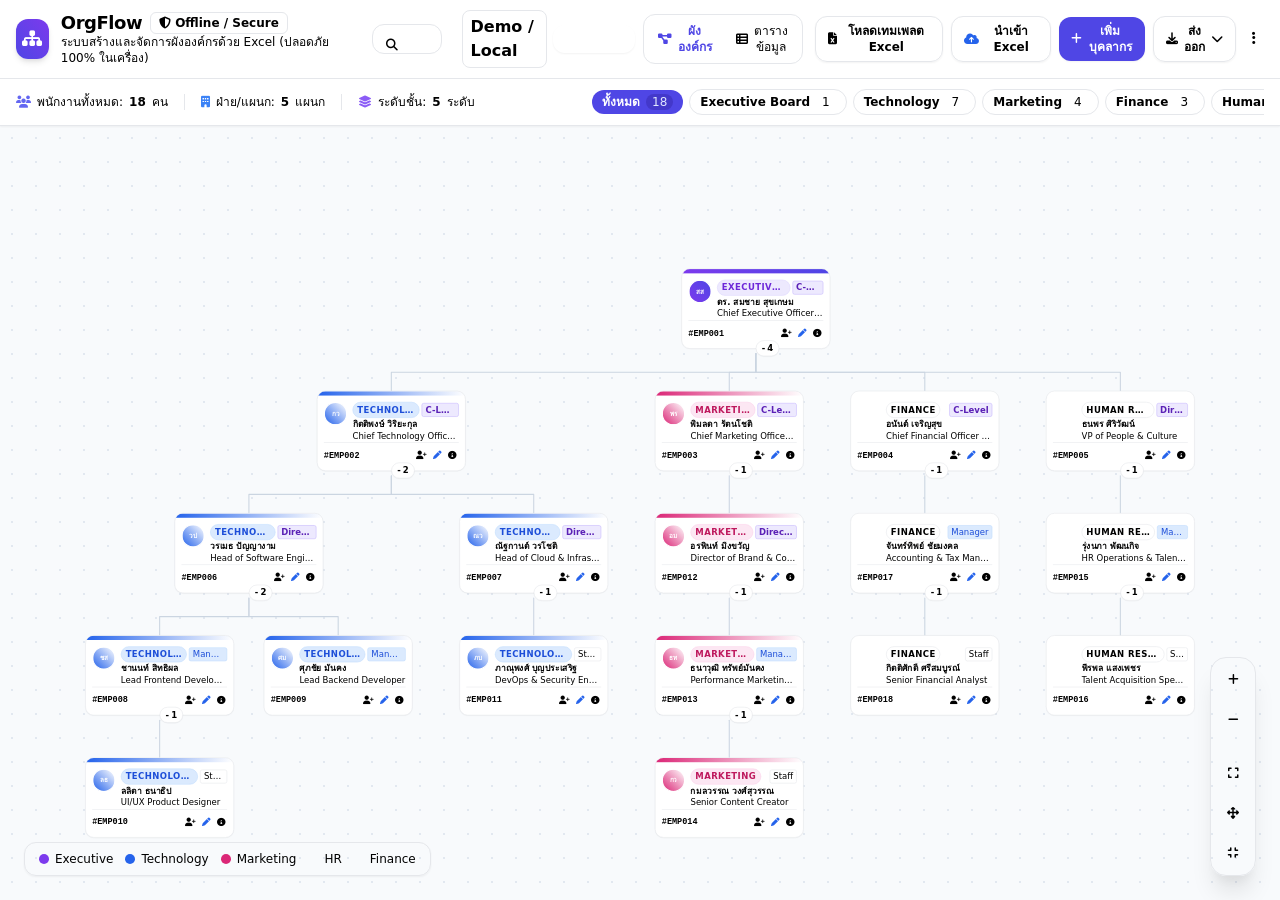
<file: Org_chart_template.html>
<!DOCTYPE html>
<html lang="th" class="h-full bg-slate-50">
<head>
  <meta charset="UTF-8" />
  <meta name="viewport" content="width=device-width, initial-scale=1.0" />
  <title>OrgFlow Pro - ระบบสร้างและจัดการผังองค์กรอัจฉริยะ (100% Offline Standalone)</title>

  <!-- 100% Local Vendor Libraries (No Internet Connection / CDN Required) -->
  <link rel="stylesheet" href="libs/tailwind.min.css" />
  <link rel="stylesheet" href="libs/fontawesome/css/all.min.css" />
  <script src="libs/sweetalert2.all.min.js"></script>
  <script src="libs/xlsx.full.min.js"></script>
  <script src="libs/d3.v7.min.js"></script>
  <script src="libs/html2canvas.min.js"></script>
  <script src="libs/jspdf.umd.min.js"></script>

  <!-- Custom Stylesheet -->
  <link rel="stylesheet" href="styles.css" />
</head>
<body class="h-full flex flex-col text-slate-800 overflow-hidden select-none">

  <!-- ================= TOP NAVBAR ================= -->
  <header class="bg-white border-b border-slate-200 shadow-sm z-30 flex-shrink-0">
    <div class="px-4 py-2.5 flex items-center justify-between gap-4">
      
      <!-- Brand & Title -->
      <div class="flex items-center gap-3">
        <div class="w-10 h-10 rounded-xl bg-gradient-to-tr from-indigo-600 to-purple-600 flex items-center justify-center text-white shadow-md">
          <i class="fa-solid fa-sitemap text-lg"></i>
        </div>
        <div>
          <div class="flex items-center gap-2">
            <h1 class="text-lg font-bold text-slate-800 tracking-tight leading-tight">OrgFlow</h1>
            <span class="text-xs font-bold px-2 py-0.5 bg-emerald-50 text-emerald-700 rounded-md border border-emerald-200 flex items-center gap-1">
              <i class="fa-solid fa-shield-halved text-xs"></i>
              <span>Offline / Secure</span>
            </span>
          </div>
          <p class="text-xs text-slate-500 hidden sm:block">ระบบสร้างและจัดการผังองค์กรด้วย Excel (ปลอดภัย 100% ในเครื่อง)</p>
        </div>
      </div>

      <!-- Center Search & Highlight -->
      <div class="flex-1 max-w-md relative hidden md:block">
        <div class="relative">
          <i class="fa-solid fa-magnifying-glass absolute left-3.5 top-1/2 -translate-y-1/2 text-slate-400 text-xs"></i>
          <input type="text" id="global-search-input" placeholder="ค้นหาชื่อ, ตำแหน่ง, รหัส หรือแผนก..."
                 class="w-full pl-9 pr-8 py-1.5 bg-slate-50 hover:bg-slate-100 focus:bg-white border border-slate-300 rounded-xl text-xs focus:outline-none focus:ring-2 focus:ring-indigo-500 focus:border-indigo-500 transition-all" />
          <button id="clear-search-btn" class="hidden absolute right-3 top-1/2 -translate-y-1/2 text-slate-400 hover:text-slate-600 text-xs">
            <i class="fa-solid fa-xmark"></i>
          </button>
        </div>
        <!-- Search Autocomplete Dropdown -->
        <div id="search-results-dropdown" class="hidden absolute left-0 right-0 top-full mt-1.5 bg-white border border-slate-200 rounded-xl shadow-xl max-h-64 overflow-y-auto z-50 divide-y divide-slate-100">
        </div>
      </div>

      <!-- Right Action Tools -->
      <div class="flex items-center gap-2">
        
        <!-- View Toggle Buttons -->
        <div class="bg-slate-100 p-0.5 rounded-xl flex items-center border border-slate-200 text-xs font-medium mr-1">
          <button id="view-chart-btn" class="px-3 py-1.5 rounded-lg bg-white shadow-sm text-indigo-600 font-semibold flex items-center gap-1.5 transition-all">
            <i class="fa-solid fa-diagram-project"></i>
            <span class="hidden lg:inline">ผังองค์กร</span>
          </button>
          <button id="view-table-btn" class="px-3 py-1.5 rounded-lg text-slate-600 hover:text-slate-900 flex items-center gap-1.5 transition-all">
            <i class="fa-solid fa-table-list"></i>
            <span class="hidden lg:inline">ตารางข้อมูล</span>
          </button>
        </div>

        <!-- Download Template -->
        <button id="btn-download-template" title="ดาวน์โหลดไฟล์ตัวอย่าง Excel สำหรับนำไปกรอก"
                class="px-3 py-1.5 bg-slate-50 hover:bg-slate-100 text-slate-700 border border-slate-300 rounded-xl text-xs font-semibold flex items-center gap-1.5 transition-all shadow-sm">
          <i class="fa-solid fa-file-excel text-emerald-600"></i>
          <span class="hidden xl:inline">โหลดเทมเพลต Excel</span>
        </button>

        <!-- Upload Excel -->
        <button id="btn-open-upload" title="อัพโหลดไฟล์ Excel หรือ CSV"
                class="px-3 py-1.5 bg-slate-50 hover:bg-slate-100 text-slate-700 border border-slate-300 rounded-xl text-xs font-semibold flex items-center gap-1.5 transition-all shadow-sm">
          <i class="fa-solid fa-cloud-arrow-up text-blue-600"></i>
          <span class="hidden sm:inline">นำเข้า Excel</span>
        </button>

        <!-- Add Employee -->
        <button id="btn-open-add" title="เพิ่มตำแหน่ง/พนักงานใหม่"
                class="px-3 py-1.5 bg-indigo-600 hover:bg-indigo-700 text-white rounded-xl text-xs font-semibold flex items-center gap-1.5 transition-all shadow-sm">
          <i class="fa-solid fa-plus"></i>
          <span>เพิ่มบุคลากร</span>
        </button>

        <!-- Export Dropdown -->
        <div class="relative">
          <button id="btn-export-menu" class="px-3 py-1.5 bg-slate-50 hover:bg-slate-100 text-slate-700 border border-slate-300 rounded-xl text-xs font-semibold flex items-center gap-1.5 transition-all shadow-sm">
            <i class="fa-solid fa-download text-slate-500"></i>
            <span class="hidden sm:inline">ส่งออก</span>
            <i class="fa-solid fa-chevron-down text-xs text-slate-400"></i>
          </button>

          <!-- Dropdown Menu -->
          <div id="export-dropdown" class="hidden absolute right-0 top-full mt-1.5 w-48 bg-white border border-slate-200 rounded-xl shadow-xl py-1.5 z-50 text-xs">
            <button id="btn-export-excel" class="w-full px-3.5 py-2 text-left hover:bg-slate-50 flex items-center gap-2.5 text-slate-700">
              <i class="fa-solid fa-file-excel text-emerald-600 w-4 text-center"></i>
              <span>ส่งออกเป็น Excel (.xlsx)</span>
            </button>
            <button id="btn-export-png" class="w-full px-3.5 py-2 text-left hover:bg-slate-50 flex items-center gap-2.5 text-slate-700">
              <i class="fa-solid fa-image text-blue-500 w-4 text-center"></i>
              <span>ส่งออกเป็นภาพ (PNG)</span>
            </button>
            <button id="btn-export-pdf" class="w-full px-3.5 py-2 text-left hover:bg-slate-50 flex items-center gap-2.5 text-slate-700">
              <i class="fa-solid fa-file-pdf text-red-500 w-4 text-center"></i>
              <span>ส่งออกเป็น PDF</span>
            </button>
            <button id="btn-export-svg" class="w-full px-3.5 py-2 text-left hover:bg-slate-50 flex items-center gap-2.5 text-slate-700">
              <i class="fa-solid fa-bezier-curve text-purple-500 w-4 text-center"></i>
              <span>ส่งออกเป็น SVG</span>
            </button>
          </div>
        </div>

        <!-- More Options (Save, Reset, Clear) -->
        <div class="relative">
          <button id="btn-more-menu" class="p-2 text-slate-400 hover:text-slate-700 hover:bg-slate-100 rounded-xl text-xs transition-colors">
            <i class="fa-solid fa-ellipsis-vertical text-sm"></i>
          </button>

          <div id="more-dropdown" class="hidden absolute right-0 top-full mt-1.5 w-44 bg-white border border-slate-200 rounded-xl shadow-xl py-1.5 z-50 text-xs">
            <button id="btn-save-local" class="w-full px-3.5 py-2 text-left hover:bg-slate-50 flex items-center gap-2.5 text-slate-700">
              <i class="fa-solid fa-floppy-disk text-indigo-600 w-4 text-center"></i>
              <span>บันทึกข้อมูล (Save)</span>
            </button>
            <button id="btn-reset-demo" class="w-full px-3.5 py-2 text-left hover:bg-slate-50 flex items-center gap-2.5 text-slate-700">
              <i class="fa-solid fa-rotate-left text-amber-600 w-4 text-center"></i>
              <span>โหลดตัวอย่างตั้งต้น</span>
            </button>
            <div class="border-t border-slate-100 my-1"></div>
            <button id="btn-clear-all" class="w-full px-3.5 py-2 text-left hover:bg-red-50 flex items-center gap-2.5 text-red-600">
              <i class="fa-solid fa-trash-can w-4 text-center"></i>
              <span>ล้างข้อมูลทั้งหมด</span>
            </button>
          </div>
        </div>

      </div>

    </div>

    <!-- Subheader Stats & Department Filter Bar -->
    <div class="px-4 py-2 bg-slate-50 border-t border-slate-100 flex flex-wrap items-center justify-between gap-3 text-xs">
      
      <!-- Stats summary -->
      <div class="flex items-center gap-4 text-slate-600">
        <div class="flex items-center gap-1.5">
          <i class="fa-solid fa-users text-indigo-500"></i>
          <span>พนักงานทั้งหมด:</span>
          <span id="stat-total-employees" class="font-bold text-slate-800">0</span>
          <span class="text-slate-400">คน</span>
        </div>
        <div class="hidden sm:flex items-center gap-1.5 border-l border-slate-200 pl-4">
          <i class="fa-solid fa-building text-blue-500"></i>
          <span>ฝ่าย/แผนก:</span>
          <span id="stat-total-depts" class="font-bold text-slate-800">0</span>
          <span class="text-slate-400">แผนก</span>
        </div>
        <div class="hidden md:flex items-center gap-1.5 border-l border-slate-200 pl-4">
          <i class="fa-solid fa-layer-group text-purple-500"></i>
          <span>ระดับชั้น:</span>
          <span id="stat-max-depth" class="font-bold text-slate-800">0</span>
          <span class="text-slate-400">ระดับ</span>
        </div>
      </div>

      <!-- Department Filter Pills -->
      <div class="flex items-center gap-1.5 overflow-x-auto max-w-2xl py-0.5" id="dept-filter-container">
        <!-- Dynamically generated department filter buttons -->
      </div>

    </div>
  </header>


  <!-- ================= MAIN BODY ================= -->
  <main class="flex-1 relative overflow-hidden bg-slate-100 flex min-h-0">
    
    <!-- VIEW 1: VISUAL ORG CHART CANVAS -->
    <div id="chart-view-panel" class="relative w-full h-full min-h-0 flex-1">
      
      <!-- Canvas Container -->
      <div id="chart-container" class="chart-container w-full h-full min-h-0"></div>

      <!-- Floating Canvas Zoom & View Control Tools -->
      <div class="floating-controls absolute bottom-6 right-6 z-20 flex flex-col items-center gap-2 bg-white/90 p-1.5 rounded-2xl shadow-xl border border-slate-200 text-slate-700">
        <button id="ctrl-zoom-in" title="ขยายเข้า (Zoom In)" class="w-8 h-8 rounded-xl hover:bg-indigo-50 hover:text-indigo-600 flex items-center justify-center transition-colors">
          <i class="fa-solid fa-plus text-xs"></i>
        </button>
        <button id="ctrl-zoom-out" title="ย่อออก (Zoom Out)" class="w-8 h-8 rounded-xl hover:bg-indigo-50 hover:text-indigo-600 flex items-center justify-center transition-colors">
          <i class="fa-solid fa-minus text-xs"></i>
        </button>
        <div class="w-5 h-px bg-slate-200 my-0.5"></div>
        <button id="ctrl-fit" title="ปรับพอดีหน้าจอ (Fit to Screen)" class="w-8 h-8 rounded-xl hover:bg-indigo-50 hover:text-indigo-600 flex items-center justify-center transition-colors">
          <i class="fa-solid fa-expand text-xs"></i>
        </button>
        <button id="ctrl-expand-all" title="ขยายกิ่งทั้งหมด (Expand All)" class="w-8 h-8 rounded-xl hover:bg-indigo-50 hover:text-indigo-600 flex items-center justify-center transition-colors">
          <i class="fa-solid fa-arrows-up-down-left-right text-xs"></i>
        </button>
        <button id="ctrl-collapse-all" title="ยุบกิ่งทั้งหมด (Collapse All)" class="w-8 h-8 rounded-xl hover:bg-indigo-50 hover:text-indigo-600 flex items-center justify-center transition-colors">
          <i class="fa-solid fa-compress text-xs"></i>
        </button>
      </div>

      <!-- Quick Legend Badge in bottom left -->
      <div class="absolute bottom-6 left-6 z-10 hidden md:flex items-center gap-3 bg-white/90 px-3.5 py-2 rounded-xl border border-slate-200 shadow-sm text-xs text-slate-500">
        <div class="flex items-center gap-1.5"><span class="w-2.5 h-2.5 rounded-full bg-purple-600"></span> Executive</div>
        <div class="flex items-center gap-1.5"><span class="w-2.5 h-2.5 rounded-full bg-blue-600"></span> Technology</div>
        <div class="flex items-center gap-1.5"><span class="w-2.5 h-2.5 rounded-full bg-pink-600"></span> Marketing</div>
        <div class="flex items-center gap-1.5"><span class="w-2.5 h-2.5 rounded-full bg-emerald-600"></span> HR</div>
        <div class="flex items-center gap-1.5"><span class="w-2.5 h-2.5 rounded-full bg-amber-500"></span> Finance</div>
      </div>
    </div>


    <!-- VIEW 2: TABULAR DATA VIEW (Hidden by default) -->
    <div id="table-view-panel" class="hidden w-full h-full bg-white flex flex-col overflow-hidden min-h-0">
      <!-- Table Filter Bar -->
      <div class="p-4 border-b border-slate-200 flex flex-wrap items-center justify-between gap-3 bg-slate-50">
        <div class="flex items-center gap-2 flex-1 max-w-sm">
          <input type="text" id="table-search-input" placeholder="ค้นหาในตาราง..."
                 class="w-full px-3 py-1.5 bg-white border border-slate-300 rounded-lg text-xs focus:ring-2 focus:ring-indigo-500 focus:outline-none" />
        </div>
        <div class="text-xs text-slate-500">
          แสดงข้อมูลทั้งหมด <span id="table-row-count" class="font-bold text-slate-800">0</span> รายการ
        </div>
      </div>

      <!-- Data Table -->
      <div class="flex-1 overflow-auto min-h-0">
        <table class="w-full text-left border-collapse text-xs">
          <thead class="bg-slate-100 text-slate-600 sticky top-0 border-b border-slate-200 shadow-sm uppercase tracking-wider font-semibold text-xs">
            <tr>
              <th class="py-3 px-4">รูปภาพ</th>
              <th class="py-3 px-4">รหัส (ID)</th>
              <th class="py-3 px-4">ชื่อ - นามสกุล</th>
              <th class="py-3 px-4">ตำแหน่ง (Position)</th>
              <th class="py-3 px-4">แผนก (Department)</th>
              <th class="py-3 px-4">หัวหน้า (Reports To)</th>
              <th class="py-3 px-4">ระดับ (Level)</th>
              <th class="py-3 px-4">อีเมล / เบอร์โทร</th>
              <th class="py-3 px-4 text-center">การจัดการ</th>
            </tr>
          </thead>
          <tbody id="table-body" class="divide-y divide-slate-100">
            <!-- Dynamic rows -->
          </tbody>
        </table>
      </div>
    </div>

  </main>


  <!-- ================= MODALS & DIALOGS ================= -->

  <!-- MODAL: ADD / EDIT EMPLOYEE -->
  <div id="modal-employee-form" class="hidden fixed inset-0 z-50 flex items-center justify-center p-4 modal-backdrop">
    <div class="bg-white rounded-2xl shadow-2xl border border-slate-200 w-full max-w-lg overflow-hidden modal-enter">
      
      <!-- Modal Header -->
      <div class="px-6 py-4 border-b border-slate-100 flex items-center justify-between bg-slate-50">
        <div class="flex items-center gap-2.5">
          <div class="w-8 h-8 rounded-lg bg-indigo-50 text-indigo-600 flex items-center justify-center">
            <i class="fa-solid fa-user-gear text-sm"></i>
          </div>
          <div>
            <h3 id="form-modal-title" class="font-bold text-slate-800 text-sm">เพิ่มข้อมูลบุคลากร</h3>
            <p class="text-xs text-slate-500">กรอกรายละเอียดเพื่อสร้างหรือแก้ไขผังองค์กร</p>
          </div>
        </div>
        <button onclick="window.OrgApp.closeModal('modal-employee-form')" class="text-slate-400 hover:text-slate-600 p-1.5 rounded-lg hover:bg-slate-200 transition-colors">
          <i class="fa-solid fa-xmark text-sm"></i>
        </button>
      </div>

      <!-- Modal Body (Form) -->
      <form id="employee-form" class="p-6 space-y-4 text-xs">
        <input type="hidden" id="form-mode" value="add" />

        <div class="grid grid-cols-2 gap-4">
          <!-- ID -->
          <div>
            <label class="block font-semibold text-slate-700 mb-1">รหัสพนักงาน (ID) <span class="text-red-500">*</span></label>
            <input type="text" id="form-id" required placeholder="เช่น EMP001"
                   class="w-full px-3 py-2 border border-slate-300 rounded-xl focus:ring-2 focus:ring-indigo-500 focus:border-indigo-500 outline-none" />
          </div>

          <!-- Role Level -->
          <div>
            <label class="block font-semibold text-slate-700 mb-1">ระดับตำแหน่ง (Level)</label>
            <select id="form-level" class="w-full px-3 py-2 border border-slate-300 rounded-xl focus:ring-2 focus:ring-indigo-500 focus:border-indigo-500 outline-none bg-white">
              <option value="C-Level">C-Level (ผู้บริหารระดับสูง)</option>
              <option value="Director">Director / VP (ผู้อำนวยการฝ่าย)</option>
              <option value="Manager">Manager / Lead (ผู้จัดการทีม)</option>
              <option value="Staff" selected>Staff / Officer (เจ้าหน้าที่)</option>
              <option value="Consultant">Consultant / Advisor</option>
            </select>
          </div>
        </div>

        <!-- Name -->
        <div>
          <label class="block font-semibold text-slate-700 mb-1">ชื่อ - นามสกุล <span class="text-red-500">*</span></label>
          <input type="text" id="form-name" required placeholder="เช่น สมชาย สุขเกษม"
                 class="w-full px-3 py-2 border border-slate-300 rounded-xl focus:ring-2 focus:ring-indigo-500 focus:border-indigo-500 outline-none" />
        </div>

        <!-- Position & Department -->
        <div class="grid grid-cols-2 gap-4">
          <div>
            <label class="block font-semibold text-slate-700 mb-1">ตำแหน่ง (Position) <span class="text-red-500">*</span></label>
            <input type="text" id="form-position" required placeholder="เช่น Senior Developer"
                   class="w-full px-3 py-2 border border-slate-300 rounded-xl focus:ring-2 focus:ring-indigo-500 focus:border-indigo-500 outline-none" />
          </div>

          <div>
            <label class="block font-semibold text-slate-700 mb-1">ฝ่าย / แผนก (Department)</label>
            <input type="text" id="form-department" list="department-datalist" placeholder="เช่น Technology"
                   class="w-full px-3 py-2 border border-slate-300 rounded-xl focus:ring-2 focus:ring-indigo-500 focus:border-indigo-500 outline-none" />
            <datalist id="department-datalist">
              <option value="Executive Board" />
              <option value="Technology" />
              <option value="Marketing" />
              <option value="Human Resources" />
              <option value="Finance" />
              <option value="Operations" />
              <option value="Sales" />
            </datalist>
          </div>
        </div>

        <!-- Reports To (Manager dropdown) -->
        <div>
          <label class="block font-semibold text-slate-700 mb-1">หัวหน้าสายตรง (Reports To)</label>
          <select id="form-reports-to" class="w-full px-3 py-2 border border-slate-300 rounded-xl focus:ring-2 focus:ring-indigo-500 focus:border-indigo-500 outline-none bg-white">
            <option value="">-- ไม่มี (เป็นตำแหน่งสูงสุดขององค์กร) --</option>
            <!-- Dynamically populated options -->
          </select>
          <p class="text-xs text-slate-400 mt-1">* หากเป็นตำแหน่งสูงสุดของผัง ให้เลือกเว้นว่างไว้</p>
        </div>

        <!-- Contact (Email & Phone) -->
        <div class="grid grid-cols-2 gap-4">
          <div>
            <label class="block font-semibold text-slate-700 mb-1">อีเมล (Email)</label>
            <input type="email" id="form-email" placeholder="name@company.com"
                   class="w-full px-3 py-2 border border-slate-300 rounded-xl focus:ring-2 focus:ring-indigo-500 focus:border-indigo-500 outline-none" />
          </div>

          <div>
            <label class="block font-semibold text-slate-700 mb-1">เบอร์โทรศัพท์ (Phone)</label>
            <input type="tel" id="form-phone" placeholder="08x-xxx-xxxx"
                   class="w-full px-3 py-2 border border-slate-300 rounded-xl focus:ring-2 focus:ring-indigo-500 focus:border-indigo-500 outline-none" />
          </div>
        </div>

        <!-- Avatar URL -->
        <div>
          <label class="block font-semibold text-slate-700 mb-1">URL รูปภาพโปรไฟล์ (ถ้ามี)</label>
          <input type="url" id="form-avatar" placeholder="https://..."
                 class="w-full px-3 py-2 border border-slate-300 rounded-xl focus:ring-2 focus:ring-indigo-500 focus:border-indigo-500 outline-none" />
        </div>

        <!-- Modal Footer -->
        <div class="pt-4 border-t border-slate-100 flex items-center justify-end gap-2.5">
          <button type="button" onclick="window.OrgApp.closeModal('modal-employee-form')"
                  class="px-4 py-2 bg-slate-100 hover:bg-slate-200 text-slate-700 rounded-xl font-medium transition-colors">
            ยกเลิก
          </button>
          <button type="submit"
                  class="px-5 py-2 bg-indigo-600 hover:bg-indigo-700 text-white rounded-xl font-semibold shadow-md transition-colors flex items-center gap-1.5">
            <i class="fa-solid fa-check"></i>
            <span>บันทึกข้อมูล</span>
          </button>
        </div>
      </form>

    </div>
  </div>


  <!-- MODAL: UPLOAD EXCEL FILE -->
  <div id="modal-upload-excel" class="hidden fixed inset-0 z-50 flex items-center justify-center p-4 modal-backdrop">
    <div class="bg-white rounded-2xl shadow-2xl border border-slate-200 w-full max-w-md overflow-hidden modal-enter">
      
      <div class="px-6 py-4 border-b border-slate-100 flex items-center justify-between bg-slate-50">
        <div class="flex items-center gap-2.5">
          <div class="w-8 h-8 rounded-lg bg-blue-50 text-blue-600 flex items-center justify-center">
            <i class="fa-solid fa-file-excel text-sm"></i>
          </div>
          <div>
            <h3 class="font-bold text-slate-800 text-sm">นำเข้าข้อมูลจาก Excel / CSV</h3>
            <p class="text-xs text-slate-500">รองรับไฟล์นามสกุล .xlsx, .xls, .csv</p>
          </div>
        </div>
        <button onclick="window.OrgApp.closeModal('modal-upload-excel')" class="text-slate-400 hover:text-slate-600 p-1.5 rounded-lg hover:bg-slate-200 transition-colors">
          <i class="fa-solid fa-xmark text-sm"></i>
        </button>
      </div>

      <div class="p-6 space-y-4 text-xs">
        
        <!-- Drag and Drop Dropzone -->
        <div id="excel-dropzone" class="border-2 border-dashed border-slate-300 hover:border-indigo-500 rounded-2xl p-6 text-center cursor-pointer transition-all bg-slate-50 hover:bg-indigo-50 group">
          <input type="file" id="excel-file-input" accept=".xlsx, .xls, .csv" class="hidden" />
          <div class="w-12 h-12 rounded-full bg-indigo-50 text-indigo-600 flex items-center justify-center mx-auto mb-3 group-hover:scale-110 transition-transform">
            <i class="fa-solid fa-cloud-arrow-up text-lg"></i>
          </div>
          <p class="font-semibold text-slate-700 text-sm">คลิกเพื่อเลือกไฟล์ หรือ ลากไฟล์มาวางที่นี่</p>
          <p class="text-slate-400 text-xs mt-1">ไฟล์ .xlsx, .xls หรือ .csv ที่มีคอลัมน์ ID, Name, ReportsTo ฯลฯ</p>
        </div>

        <!-- Selected File Preview Info -->
        <div id="upload-file-info" class="hidden p-3 bg-indigo-50 border border-indigo-100 rounded-xl flex items-center justify-between">
          <div class="flex items-center gap-2.5 truncate">
            <i class="fa-solid fa-file-excel text-emerald-600 text-base"></i>
            <div class="truncate">
              <p id="upload-file-name" class="font-semibold text-slate-800 truncate">data.xlsx</p>
              <p id="upload-file-size" class="text-xs text-slate-500">12.5 KB</p>
            </div>
          </div>
          <button id="btn-remove-selected-file" class="text-slate-400 hover:text-red-500 p-1 transition-colors">
            <i class="fa-solid fa-trash-can"></i>
          </button>
        </div>

        <!-- Import Mode Selection -->
        <div class="space-y-2 pt-2">
          <label class="block font-semibold text-slate-700">รูปแบบการนำเข้าข้อมูล:</label>
          <div class="grid grid-cols-2 gap-2">
            <label class="flex items-center gap-2 p-2.5 border border-slate-200 rounded-xl cursor-pointer hover:bg-slate-50">
              <input type="radio" name="import-mode" value="replace" checked class="text-indigo-600 focus:ring-indigo-500" />
              <div>
                <div class="font-semibold text-slate-800">แทนที่ทั้งหมด</div>
                <div class="text-xs text-slate-400">ล้างข้อมูลเดิมแล้วใช้ชุดใหม่</div>
              </div>
            </label>
            <label class="flex items-center gap-2 p-2.5 border border-slate-200 rounded-xl cursor-pointer hover:bg-slate-50">
              <input type="radio" name="import-mode" value="merge" class="text-indigo-600 focus:ring-indigo-500" />
              <div>
                <div class="font-semibold text-slate-800">รวมข้อมูล (Merge)</div>
                <div class="text-xs text-slate-400">อัพเดตหรือเพิ่มโหนดใหม่</div>
              </div>
            </label>
          </div>
        </div>

        <!-- Download template hint -->
        <div class="p-3 bg-amber-50 border border-amber-200 rounded-xl text-amber-800 flex items-start gap-2.5">
          <i class="fa-solid fa-circle-info text-amber-500 mt-0.5"></i>
          <div class="text-xs">
            ยังไม่มีรูปแบบตาราง? <a href="#" onclick="ExcelService.downloadTemplate(); return false;" class="underline font-semibold text-amber-900 hover:text-indigo-600">ดาวน์โหลด Template Excel</a> เพื่อดูตัวอย่างคอลัมน์มาตรฐาน
          </div>
        </div>

        <!-- Upload Action Buttons -->
        <div class="pt-3 border-t border-slate-100 flex items-center justify-end gap-2.5">
          <button type="button" onclick="window.OrgApp.closeModal('modal-upload-excel')"
                  class="px-4 py-2 bg-slate-100 hover:bg-slate-200 text-slate-700 rounded-xl font-medium transition-colors">
            ยกเลิก
          </button>
          <button id="btn-process-upload" disabled
                  class="px-5 py-2 bg-indigo-600 hover:bg-indigo-700 disabled:opacity-50 disabled:cursor-not-allowed text-white rounded-xl font-semibold shadow-md transition-colors flex items-center gap-1.5">
            <i class="fa-solid fa-arrow-right"></i>
            <span>เริ่มนำเข้าข้อมูล</span>
          </button>
        </div>

      </div>

    </div>
  </div>


  <!-- MODAL: EMPLOYEE DETAIL & PROFILE -->
  <div id="modal-employee-detail" class="hidden fixed inset-0 z-50 flex items-center justify-center p-4 modal-backdrop">
    <div class="bg-white rounded-2xl shadow-2xl border border-slate-200 w-full max-w-md overflow-hidden modal-enter">
      
      <!-- Top banner with color -->
      <div id="detail-banner" class="h-20 bg-gradient-to-r from-indigo-600 to-purple-600 relative p-4 flex items-start justify-end">
        <button onclick="window.OrgApp.closeModal('modal-employee-detail')" class="w-8 h-8 rounded-full bg-black bg-opacity-20 text-white hover:bg-opacity-40 flex items-center justify-center transition-colors">
          <i class="fa-solid fa-xmark text-xs"></i>
        </button>
      </div>

      <!-- Avatar & Profile Details -->
      <div class="px-6 pb-6 text-xs relative">
        <!-- Floating Avatar -->
        <div class="-mt-12 mb-3 flex items-end justify-between">
          <div id="detail-avatar-container" class="relative">
            <!-- Dynamic Avatar -->
          </div>
          <div class="flex items-center gap-2">
            <button id="detail-btn-add-sub" class="px-3 py-1.5 bg-emerald-50 hover:bg-emerald-100 text-emerald-700 rounded-xl font-semibold border border-emerald-200 flex items-center gap-1.5 transition-colors">
              <i class="fa-solid fa-user-plus text-xs"></i>
              <span>เพิ่มลูกน้อง</span>
            </button>
            <button id="detail-btn-edit" class="px-3 py-1.5 bg-indigo-50 hover:bg-indigo-100 text-indigo-700 rounded-xl font-semibold border border-indigo-200 flex items-center gap-1.5 transition-colors">
              <i class="fa-solid fa-pen text-xs"></i>
              <span>แก้ไข</span>
            </button>
          </div>
        </div>

        <!-- Name & Title -->
        <div class="mb-4">
          <div class="flex items-center gap-2 mb-1">
            <span id="detail-dept-badge" class="px-2 py-0.5 rounded-full text-xs font-semibold border bg-slate-100 text-slate-700">Technology</span>
            <span id="detail-level-badge" class="px-2 py-0.5 rounded-md text-xs font-semibold border bg-purple-100 text-purple-700">Director</span>
            <span id="detail-id" class="font-mono text-xs text-slate-400 ml-auto">#EMP001</span>
          </div>
          <h2 id="detail-name" class="text-base font-bold text-slate-800">ชื่อพนักงาน</h2>
          <p id="detail-position" class="text-xs text-slate-500 font-medium">ตำแหน่งงาน</p>
        </div>

        <!-- Contact Cards -->
        <div class="space-y-2 bg-slate-50 p-3.5 rounded-xl border border-slate-100 mb-4">
          <div class="flex items-center gap-2.5 text-slate-600">
            <i class="fa-solid fa-envelope text-slate-400 w-4 text-center"></i>
            <span id="detail-email" class="truncate">email@company.com</span>
          </div>
          <div class="flex items-center gap-2.5 text-slate-600">
            <i class="fa-solid fa-phone text-slate-400 w-4 text-center"></i>
            <span id="detail-phone">08x-xxx-xxxx</span>
          </div>
          <div class="flex items-center gap-2.5 text-slate-600">
            <i class="fa-solid fa-user-tie text-slate-400 w-4 text-center"></i>
            <span>หัวหน้าสายตรง: <strong id="detail-manager-name" class="text-slate-800">-</strong></span>
          </div>
        </div>

        <!-- Direct Subordinates Section -->
        <div>
          <div class="flex items-center justify-between mb-2">
            <h4 class="font-bold text-slate-700 text-xs">ผู้ใต้บังคับบัญชาสายตรง (<span id="detail-sub-count">0</span>)</h4>
          </div>
          <div id="detail-subordinates-list" class="space-y-1.5 max-h-36 overflow-y-auto pr-1">
            <!-- Dynamic sub list -->
          </div>
        </div>

        <!-- Delete Node Option -->
        <div class="mt-4 pt-3 border-t border-slate-100 flex items-center justify-between">
          <button id="detail-btn-delete" class="text-red-500 hover:text-red-700 text-xs font-semibold flex items-center gap-1.5 transition-colors">
            <i class="fa-solid fa-trash-can"></i>
            <span>ลบตำแหน่งนี้</span>
          </button>
          <button onclick="window.OrgApp.closeModal('modal-employee-detail')" class="px-4 py-1.5 bg-slate-100 hover:bg-slate-200 text-slate-700 rounded-xl font-medium transition-colors">
            ปิด
          </button>
        </div>

      </div>

    </div>
  </div>


  <!-- App Scripts (Local) -->
  <script src="js/sample-data.js"></script>
  <script src="js/excel-service.js"></script>
  <script src="js/chart-renderer.js"></script>
  <script src="js/app.js"></script>
</body>
</html>
</file>
<file: styles.css>
/* OrgFlow Standalone Offline Styles */

/* Modern System & Thai Font Stack (Works 100% Offline without Google Fonts CDN) */
body {
  font-family: 'Prompt', 'Inter', system-ui, -apple-system, BlinkMacSystemFont, 'Segoe UI', Roboto, 'Leelawadee UI', 'Thonburi', 'Tahoma', sans-serif;
  -webkit-font-smoothing: antialiased;
  -moz-osx-font-smoothing: grayscale;
}

/* Custom Scrollbar */
::-webkit-scrollbar {
  width: 6px;
  height: 6px;
}

::-webkit-scrollbar-track {
  background: #f1f5f9;
}

::-webkit-scrollbar-thumb {
  background: #cbd5e1;
  border-radius: 9999px;
}

::-webkit-scrollbar-thumb:hover {
  background: #94a3b8;
}

/* D3 Org Chart Canvas Overrides */
.chart-container {
  position: relative;
  width: 100%;
  height: 100%;
  overflow: hidden;
  background-color: #f8fafc;
  background-image: radial-gradient(#e2e8f0 1.2px, transparent 1.2px);
  background-size: 24px 24px;
}

.chart-container svg {
  width: 100% !important;
  height: 100% !important;
  display: block;
}

/* Step Connector Links */
.org-link {
  transition: stroke 0.3s ease, stroke-width 0.3s ease;
}

/* Card Hover Animations */
.org-node-group {
  transition: transform 0.25s ease, opacity 0.25s ease;
}

.org-card {
  transition: transform 0.2s cubic-bezier(0.16, 1, 0.3, 1), box-shadow 0.2s ease;
}

.org-card:hover {
  transform: translateY(-2px);
}

/* Modal Backdrop & Animations */
.modal-backdrop {
  backdrop-filter: blur(4px);
  background-color: rgba(15, 23, 42, 0.55);
}

.modal-enter {
  animation: modalFadeIn 0.2s cubic-bezier(0.16, 1, 0.3, 1) forwards;
}

@keyframes modalFadeIn {
  from {
    opacity: 0;
    transform: scale(0.96) translateY(8px);
  }
  to {
    opacity: 1;
    transform: scale(1) translateY(0);
  }
}

/* Highlighting Glowing Pulse for Focus Node */
@keyframes pulseGlow {
  0%, 100% {
    box-shadow: 0 0 0 0 rgba(99, 102, 241, 0.6);
  }
  50% {
    box-shadow: 0 0 0 10px rgba(99, 102, 241, 0);
  }
}

.node-highlighted {
  animation: pulseGlow 2s infinite;
}

/* Print Optimization */
@media print {
  body {
    background: white !important;
  }
  .no-print, header, .floating-controls {
    display: none !important;
  }
  .chart-container {
    background: none !important;
    height: 100vh !important;
  }
}
</file>
